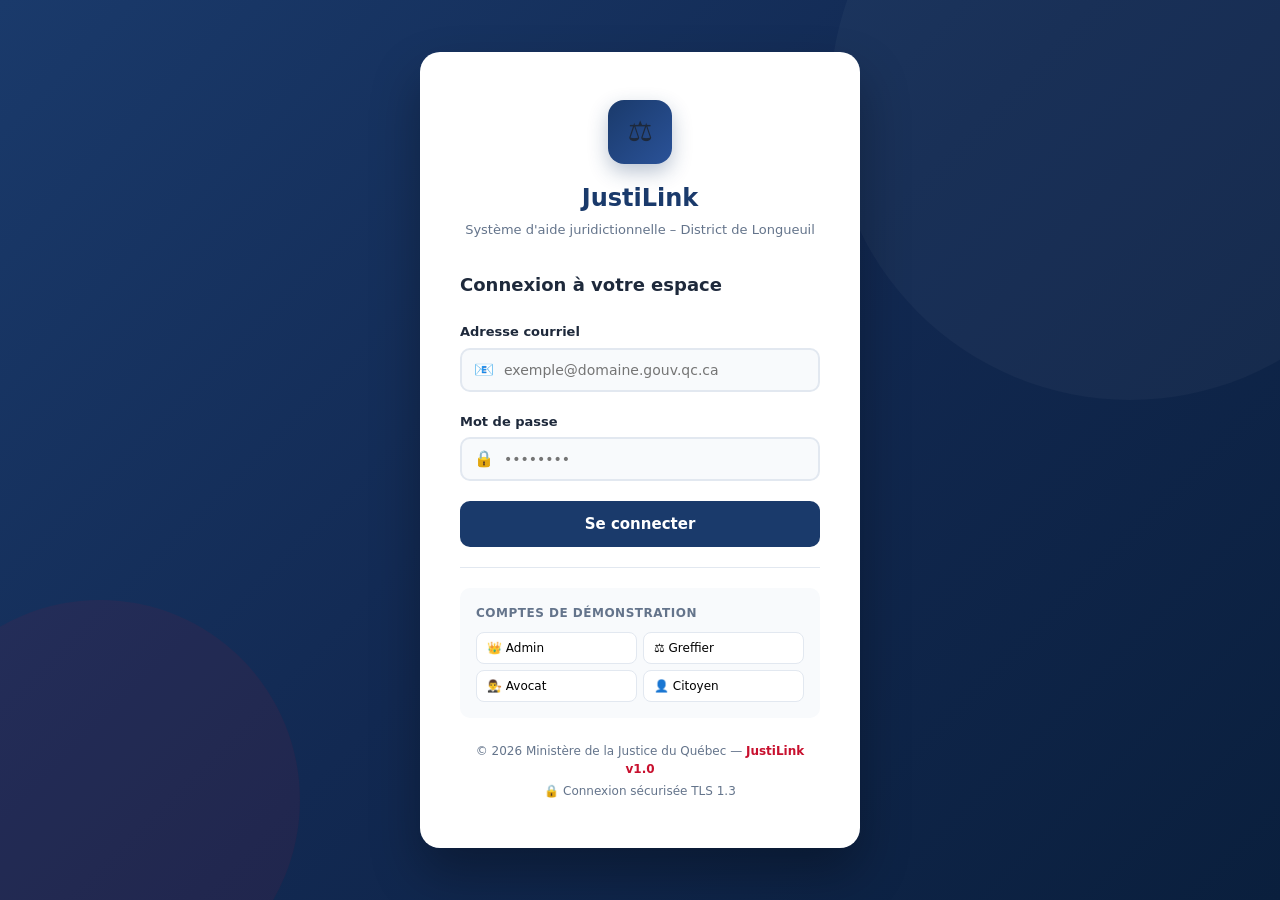
<file: frontend/static/index.html>
<!DOCTYPE html>
<html lang="fr">
<head>
  <meta charset="UTF-8" />
  <meta name="viewport" content="width=device-width, initial-scale=1.0" />
  <title>JustiLink – Connexion</title>
  <link rel="stylesheet" href="css/style.css" />
</head>
<body>
<div class="login-page">
  <div class="login-card">

    <div class="login-logo">
      <div class="logo-icon">⚖️</div>
      <h1>JustiLink</h1>
      <p>Système d'aide juridictionnelle – District de Longueuil</p>
    </div>

    <div class="login-form">
      <h2>Connexion à votre espace</h2>

      <div id="alert-box" class="alert alert-error hidden">
        <span>⚠️</span>
        <span id="alert-msg">Identifiants incorrects.</span>
      </div>

      <form id="login-form">
        <div class="form-group">
          <label for="email">Adresse courriel</label>
          <div class="input-wrap">
            <span class="input-icon">📧</span>
            <input type="email" id="email" placeholder="exemple@domaine.gouv.qc.ca" required autocomplete="email" />
          </div>
        </div>

        <div class="form-group">
          <label for="password">Mot de passe</label>
          <div class="input-wrap">
            <span class="input-icon">🔒</span>
            <input type="password" id="password" placeholder="••••••••" required autocomplete="current-password" />
          </div>
        </div>

        <button type="submit" class="btn btn-primary" id="submit-btn">
          <span id="btn-text">Se connecter</span>
          <span id="btn-loader" class="loading-spinner hidden"></span>
        </button>
      </form>
    </div>

    <hr class="divider" />

    <div style="background:#f8fafc;border-radius:10px;padding:16px;margin-top:4px;">
      <p style="font-size:12px;font-weight:700;color:#64748b;margin-bottom:10px;text-transform:uppercase;letter-spacing:0.5px;">Comptes de démonstration</p>
      <div style="display:grid;grid-template-columns:1fr 1fr;gap:6px;">
        <button class="demo-btn" data-email="admin@justlink.gouv.qc.ca" data-pwd="Admin2026!" style="text-align:left;padding:8px 10px;border-radius:8px;background:#fff;border:1px solid #e2e8f0;font-size:12px;cursor:pointer;transition:background 0.2s;">👑 Admin</button>
        <button class="demo-btn" data-email="greffier@justlink.gouv.qc.ca" data-pwd="Greffier2026!" style="text-align:left;padding:8px 10px;border-radius:8px;background:#fff;border:1px solid #e2e8f0;font-size:12px;cursor:pointer;transition:background 0.2s;">⚖️ Greffier</button>
        <button class="demo-btn" data-email="avocat@justlink.gouv.qc.ca" data-pwd="Avocat2026!" style="text-align:left;padding:8px 10px;border-radius:8px;background:#fff;border:1px solid #e2e8f0;font-size:12px;cursor:pointer;transition:background 0.2s;">👨‍⚖️ Avocat</button>
        <button class="demo-btn" data-email="citoyen@justlink.gouv.qc.ca" data-pwd="Citoyen2026!" style="text-align:left;padding:8px 10px;border-radius:8px;background:#fff;border:1px solid #e2e8f0;font-size:12px;cursor:pointer;transition:background 0.2s;">👤 Citoyen</button>
      </div>
    </div>

    <div class="login-footer">
      <p>© 2026 Ministère de la Justice du Québec — <span>JustiLink v1.0</span></p>
      <p style="margin-top:4px;">🔒 Connexion sécurisée TLS 1.3</p>
    </div>

  </div>
</div>

<script src="js/api.js"></script>
<script>
  // Redirect if already logged in
  if (Auth.isLogged()) window.location.href = 'dashboard.html';

  const form    = document.getElementById('login-form');
  const alertBox = document.getElementById('alert-box');
  const alertMsg = document.getElementById('alert-msg');
  const btnText  = document.getElementById('btn-text');
  const btnLoader= document.getElementById('btn-loader');
  const submitBtn= document.getElementById('submit-btn');

  function showAlert(msg) {
    alertMsg.textContent = msg;
    alertBox.classList.remove('hidden');
  }

  function setLoading(on) {
    submitBtn.disabled = on;
    btnText.textContent = on ? 'Connexion…' : 'Se connecter';
    btnLoader.classList.toggle('hidden', !on);
  }

  form.addEventListener('submit', async (e) => {
    e.preventDefault();
    alertBox.classList.add('hidden');
    setLoading(true);

    const email = document.getElementById('email').value.trim();
    const password = document.getElementById('password').value;

    try {
      const result = await AuthAPI.login(email, password);
      Auth.setToken(result.access_token);
      Auth.setUser(result.utilisateur);
      window.location.href = 'dashboard.html';
    } catch (err) {
      showAlert(err.message || 'Identifiants incorrects. Veuillez réessayer.');
      setLoading(false);
    }
  });

  // Demo buttons
  document.querySelectorAll('.demo-btn').forEach(btn => {
    btn.addEventListener('click', () => {
      document.getElementById('email').value = btn.dataset.email;
      document.getElementById('password').value = btn.dataset.pwd;
      btn.style.background = '#eff6ff';
    });
  });
</script>
</body>
</html>
</file>
<file: frontend/static/css/style.css>
/* ===== VARIABLES ===== */
:root {
  --primary: #1a3a6b;
  --primary-dark: #122952;
  --primary-light: #2a5298;
  --accent: #c8102e;
  --accent-light: #e63950;
  --success: #16a34a;
  --warning: #d97706;
  --danger: #dc2626;
  --info: #0284c7;
  --bg: #f0f4f8;
  --bg-card: #ffffff;
  --text: #1e293b;
  --text-muted: #64748b;
  --border: #e2e8f0;
  --sidebar-w: 260px;
  --header-h: 64px;
  --radius: 12px;
  --shadow: 0 1px 3px rgba(0,0,0,0.1), 0 1px 2px rgba(0,0,0,0.06);
  --shadow-md: 0 4px 6px rgba(0,0,0,0.07), 0 2px 4px rgba(0,0,0,0.06);
  --shadow-lg: 0 10px 15px rgba(0,0,0,0.1), 0 4px 6px rgba(0,0,0,0.05);
}

/* ===== RESET ===== */
*, *::before, *::after { box-sizing: border-box; margin: 0; padding: 0; }
html { font-size: 16px; scroll-behavior: smooth; }
body {
  font-family: 'Segoe UI', system-ui, -apple-system, sans-serif;
  background: var(--bg);
  color: var(--text);
  line-height: 1.5;
  min-height: 100vh;
}
a { color: inherit; text-decoration: none; }
ul { list-style: none; }
button { cursor: pointer; border: none; background: none; font-family: inherit; }
input, select, textarea { font-family: inherit; }

/* ===== LOGIN PAGE ===== */
.login-page {
  min-height: 100vh;
  display: flex;
  align-items: center;
  justify-content: center;
  background: linear-gradient(135deg, #1a3a6b 0%, #122952 50%, #0a1f3d 100%);
  padding: 20px;
  position: relative;
  overflow: hidden;
}
.login-page::before {
  content: '';
  position: absolute;
  width: 600px; height: 600px;
  border-radius: 50%;
  background: rgba(255,255,255,0.03);
  top: -200px; right: -150px;
}
.login-page::after {
  content: '';
  position: absolute;
  width: 400px; height: 400px;
  border-radius: 50%;
  background: rgba(200,16,46,0.08);
  bottom: -100px; left: -100px;
}
.login-card {
  background: #fff;
  border-radius: 20px;
  padding: 48px 40px;
  width: 100%;
  max-width: 440px;
  box-shadow: 0 25px 50px rgba(0,0,0,0.3);
  position: relative;
  z-index: 1;
}
.login-logo { text-align: center; margin-bottom: 32px; }
.login-logo .logo-icon {
  width: 64px; height: 64px;
  background: linear-gradient(135deg, var(--primary), var(--primary-light));
  border-radius: 16px;
  display: inline-flex;
  align-items: center;
  justify-content: center;
  font-size: 28px;
  margin-bottom: 16px;
  box-shadow: 0 8px 20px rgba(26,58,107,0.3);
}
.login-logo h1 { font-size: 24px; font-weight: 700; color: var(--primary); margin-bottom: 4px; }
.login-logo p { font-size: 13px; color: var(--text-muted); }
.login-form h2 { font-size: 18px; font-weight: 600; color: var(--text); margin-bottom: 24px; }
.form-group { margin-bottom: 20px; }
.form-group label { display: block; font-size: 13px; font-weight: 600; color: var(--text); margin-bottom: 6px; }
.form-group .input-wrap { position: relative; }
.form-group .input-icon {
  position: absolute; left: 14px; top: 50%;
  transform: translateY(-50%); color: var(--text-muted); font-size: 16px;
}
.form-group input {
  width: 100%; padding: 12px 14px 12px 42px;
  border: 2px solid var(--border); border-radius: 10px;
  font-size: 14px; color: var(--text); transition: all 0.2s; background: #f8fafc;
}
.form-group input:focus {
  outline: none; border-color: var(--primary);
  background: #fff; box-shadow: 0 0 0 3px rgba(26,58,107,0.1);
}
.btn {
  display: inline-flex; align-items: center; justify-content: center;
  gap: 8px; padding: 12px 24px; border-radius: 10px;
  font-size: 14px; font-weight: 600; transition: all 0.2s; cursor: pointer;
}
.btn-primary { background: var(--primary); color: #fff; width: 100%; padding: 14px; font-size: 15px; }
.btn-primary:hover { background: var(--primary-dark); transform: translateY(-1px); box-shadow: var(--shadow-md); }
.btn-secondary { background: var(--bg); color: var(--text); border: 2px solid var(--border); }
.btn-secondary:hover { background: var(--border); }
.btn-success { background: var(--success); color: #fff; }
.btn-success:hover { background: #15803d; }
.btn-danger { background: var(--danger); color: #fff; }
.btn-danger:hover { background: #b91c1c; }
.btn-sm { padding: 8px 14px; font-size: 13px; border-radius: 8px; }
.btn-outline { background: transparent; border: 2px solid var(--primary); color: var(--primary); }
.btn-outline:hover { background: var(--primary); color: #fff; }
.alert {
  padding: 12px 16px; border-radius: 10px; font-size: 13px; font-weight: 500;
  margin-bottom: 20px; display: flex; align-items: center; gap: 10px;
}
.alert-error { background: #fef2f2; color: var(--danger); border: 1px solid #fecaca; }
.alert-success { background: #f0fdf4; color: var(--success); border: 1px solid #bbf7d0; }
.alert-info { background: #f0f9ff; color: var(--info); border: 1px solid #bae6fd; }
.login-footer { margin-top: 24px; text-align: center; font-size: 12px; color: var(--text-muted); }
.login-footer span { color: var(--accent); font-weight: 600; }

/* ===== LAYOUT ===== */
.app-layout { display: flex; min-height: 100vh; }

/* ===== SIDEBAR ===== */
.sidebar {
  width: var(--sidebar-w); background: var(--primary); min-height: 100vh;
  display: flex; flex-direction: column; position: fixed;
  top: 0; left: 0; z-index: 100; transition: transform 0.3s;
}
.sidebar-brand {
  padding: 24px 20px; border-bottom: 1px solid rgba(255,255,255,0.1);
  display: flex; align-items: center; gap: 12px;
}
.sidebar-brand .brand-icon {
  width: 40px; height: 40px; background: rgba(255,255,255,0.15);
  border-radius: 10px; display: flex; align-items: center;
  justify-content: center; font-size: 18px; flex-shrink: 0;
}
.sidebar-brand .brand-text h2 { font-size: 16px; font-weight: 700; color: #fff; line-height: 1.2; }
.sidebar-brand .brand-text p { font-size: 11px; color: rgba(255,255,255,0.6); }
.sidebar-nav { flex: 1; padding: 16px 12px; overflow-y: auto; }
.nav-section-title {
  font-size: 10px; font-weight: 700; color: rgba(255,255,255,0.4);
  text-transform: uppercase; letter-spacing: 1px; padding: 12px 8px 6px;
}
.nav-item {
  display: flex; align-items: center; gap: 12px; padding: 11px 12px;
  border-radius: 10px; color: rgba(255,255,255,0.7); font-size: 14px;
  font-weight: 500; transition: all 0.2s; margin-bottom: 2px; cursor: pointer;
}
.nav-item:hover { background: rgba(255,255,255,0.1); color: #fff; }
.nav-item.active { background: rgba(255,255,255,0.18); color: #fff; font-weight: 600; }
.nav-item .nav-icon { font-size: 18px; width: 20px; text-align: center; flex-shrink: 0; }
.nav-item .nav-badge {
  margin-left: auto; background: var(--accent); color: #fff;
  font-size: 11px; font-weight: 700; padding: 2px 7px; border-radius: 20px;
}
.sidebar-footer { padding: 16px 12px; border-top: 1px solid rgba(255,255,255,0.1); }
.user-info {
  display: flex; align-items: center; gap: 12px; padding: 10px 12px;
  border-radius: 10px; cursor: pointer; transition: background 0.2s; margin-bottom: 8px;
}
.user-info:hover { background: rgba(255,255,255,0.1); }
.user-avatar {
  width: 36px; height: 36px; background: rgba(255,255,255,0.2);
  border-radius: 50%; display: flex; align-items: center; justify-content: center;
  font-size: 14px; font-weight: 700; color: #fff; flex-shrink: 0;
}
.user-details .user-name { font-size: 13px; font-weight: 600; color: #fff; }
.user-details .user-role { font-size: 11px; color: rgba(255,255,255,0.5); }
.btn-logout {
  display: flex; align-items: center; gap: 8px; width: 100%; padding: 10px 12px;
  border-radius: 10px; color: rgba(255,255,255,0.6); font-size: 13px;
  font-weight: 500; transition: all 0.2s;
}
.btn-logout:hover { background: rgba(200,16,46,0.2); color: #fff; }

/* ===== MAIN CONTENT ===== */
.main-content { margin-left: var(--sidebar-w); flex: 1; display: flex; flex-direction: column; min-height: 100vh; }

/* ===== TOPBAR ===== */
.topbar {
  height: var(--header-h); background: #fff; border-bottom: 1px solid var(--border);
  display: flex; align-items: center; justify-content: space-between;
  padding: 0 28px; position: sticky; top: 0; z-index: 50; box-shadow: var(--shadow);
}
.topbar-left h1 { font-size: 20px; font-weight: 700; color: var(--text); }
.topbar-left p { font-size: 12px; color: var(--text-muted); }
.topbar-right { display: flex; align-items: center; gap: 12px; }
.topbar-btn {
  width: 38px; height: 38px; border-radius: 10px; background: var(--bg);
  border: 1px solid var(--border); display: flex; align-items: center;
  justify-content: center; font-size: 16px; color: var(--text-muted);
  cursor: pointer; transition: all 0.2s; position: relative;
}
.topbar-btn:hover { background: var(--primary); color: #fff; border-color: var(--primary); }
.notif-dot {
  position: absolute; top: 7px; right: 7px; width: 8px; height: 8px;
  background: var(--accent); border-radius: 50%; border: 2px solid #fff;
}

/* ===== PAGE CONTENT ===== */
.page-content { padding: 28px; flex: 1; }

/* ===== STATS GRID ===== */
.stats-grid { display: grid; grid-template-columns: repeat(4, 1fr); gap: 20px; margin-bottom: 28px; }
.stat-card {
  background: #fff; border-radius: var(--radius); padding: 24px;
  display: flex; align-items: center; gap: 18px; box-shadow: var(--shadow);
  border: 1px solid var(--border); transition: transform 0.2s, box-shadow 0.2s;
}
.stat-card:hover { transform: translateY(-2px); box-shadow: var(--shadow-md); }
.stat-icon {
  width: 52px; height: 52px; border-radius: 14px; display: flex;
  align-items: center; justify-content: center; font-size: 22px; flex-shrink: 0;
}
.stat-icon.blue { background: #eff6ff; color: #2563eb; }
.stat-icon.green { background: #f0fdf4; color: var(--success); }
.stat-icon.orange { background: #fff7ed; color: var(--warning); }
.stat-icon.red { background: #fef2f2; color: var(--danger); }
.stat-icon.purple { background: #faf5ff; color: #7c3aed; }
.stat-icon.teal { background: #f0fdfa; color: #0d9488; }
.stat-info .stat-value { font-size: 28px; font-weight: 700; color: var(--text); line-height: 1; margin-bottom: 4px; }
.stat-info .stat-label { font-size: 13px; color: var(--text-muted); font-weight: 500; }
.stat-info .stat-sub { font-size: 12px; color: var(--success); font-weight: 500; margin-top: 4px; }

/* ===== CARDS ===== */
.card { background: #fff; border-radius: var(--radius); border: 1px solid var(--border); box-shadow: var(--shadow); overflow: hidden; }
.card-header {
  padding: 20px 24px; border-bottom: 1px solid var(--border);
  display: flex; align-items: center; justify-content: space-between;
}
.card-header h3 { font-size: 16px; font-weight: 700; color: var(--text); }
.card-header p { font-size: 12px; color: var(--text-muted); margin-top: 2px; }
.card-body { padding: 24px; }

/* ===== TABLES ===== */
.table-wrap { overflow-x: auto; }
table { width: 100%; border-collapse: collapse; font-size: 14px; }
thead th {
  text-align: left; padding: 12px 16px; font-size: 12px; font-weight: 700;
  color: var(--text-muted); text-transform: uppercase; letter-spacing: 0.5px;
  background: #f8fafc; border-bottom: 1px solid var(--border);
}
tbody td { padding: 14px 16px; border-bottom: 1px solid var(--border); color: var(--text); }
tbody tr:last-child td { border-bottom: none; }
tbody tr:hover { background: #f8fafc; }
.td-primary { font-weight: 600; color: var(--primary); }
.td-muted { color: var(--text-muted); font-size: 13px; }

/* ===== BADGES ===== */
.badge {
  display: inline-flex; align-items: center; gap: 5px;
  padding: 4px 10px; border-radius: 20px; font-size: 12px; font-weight: 600;
}
.badge::before { content: '•'; font-size: 8px; }
.badge-success { background: #dcfce7; color: #15803d; }
.badge-danger { background: #fee2e2; color: #b91c1c; }
.badge-warning { background: #fef3c7; color: #92400e; }
.badge-info { background: #dbeafe; color: #1d4ed8; }
.badge-secondary { background: #f1f5f9; color: #475569; }
.badge-purple { background: #ede9fe; color: #5b21b6; }

/* ===== FORMS ===== */
.form-grid { display: grid; gap: 20px; }
.form-grid-2 { grid-template-columns: 1fr 1fr; }
.form-grid-3 { grid-template-columns: 1fr 1fr 1fr; }
.form-label { display: block; font-size: 13px; font-weight: 600; color: var(--text); margin-bottom: 6px; }
.form-label span { color: var(--danger); }
.form-control {
  width: 100%; padding: 11px 14px; border: 2px solid var(--border);
  border-radius: 10px; font-size: 14px; color: var(--text);
  background: #fff; transition: all 0.2s;
}
.form-control:focus { outline: none; border-color: var(--primary); box-shadow: 0 0 0 3px rgba(26,58,107,0.1); }
.form-control select { appearance: none; }
textarea.form-control { resize: vertical; min-height: 100px; }
.form-hint { font-size: 12px; color: var(--text-muted); margin-top: 4px; }

/* ===== RESULT BOX ===== */
.result-box { border-radius: var(--radius); padding: 24px; border: 2px solid; }
.result-box.admissible { background: #f0fdf4; border-color: #86efac; }
.result-box.non-admissible { background: #fef2f2; border-color: #fca5a5; }
.result-box.en-attente { background: #fffbeb; border-color: #fde68a; }
.result-title { font-size: 18px; font-weight: 700; margin-bottom: 8px; }
.result-score { font-size: 36px; font-weight: 800; margin-bottom: 4px; }
.result-motif { font-size: 14px; color: var(--text-muted); }

/* ===== SEARCH & FILTERS ===== */
.filters-bar { display: flex; align-items: center; gap: 12px; margin-bottom: 20px; flex-wrap: wrap; }
.search-box {
  display: flex; align-items: center; gap: 10px; background: #fff;
  border: 2px solid var(--border); border-radius: 10px; padding: 10px 14px;
  flex: 1; min-width: 250px; transition: border-color 0.2s;
}
.search-box:focus-within { border-color: var(--primary); }
.search-box input { border: none; outline: none; font-size: 14px; color: var(--text); background: transparent; flex: 1; }
.filter-select {
  padding: 10px 14px; border: 2px solid var(--border); border-radius: 10px;
  font-size: 14px; color: var(--text); background: #fff; cursor: pointer;
}
.filter-select:focus { outline: none; border-color: var(--primary); }

/* ===== MODAL ===== */
.modal-overlay {
  position: fixed; inset: 0; background: rgba(0,0,0,0.5);
  display: flex; align-items: center; justify-content: center;
  z-index: 200; padding: 20px; backdrop-filter: blur(4px);
}
.modal-overlay.hidden { display: none; }
.modal {
  background: #fff; border-radius: 16px; width: 100%; max-width: 560px;
  max-height: 90vh; overflow-y: auto; box-shadow: 0 25px 50px rgba(0,0,0,0.25);
}
.modal-header { padding: 24px 24px 0; display: flex; align-items: center; justify-content: space-between; }
.modal-header h3 { font-size: 18px; font-weight: 700; color: var(--text); }
.modal-close {
  width: 32px; height: 32px; border-radius: 8px; background: var(--bg);
  display: flex; align-items: center; justify-content: center;
  font-size: 18px; cursor: pointer; color: var(--text-muted); transition: background 0.2s;
}
.modal-close:hover { background: var(--border); }
.modal-body { padding: 24px; }
.modal-footer { padding: 0 24px 24px; display: flex; justify-content: flex-end; gap: 12px; }

/* ===== PROGRESS BAR ===== */
.progress-bar { height: 8px; background: var(--border); border-radius: 20px; overflow: hidden; margin-top: 8px; }
.progress-fill {
  height: 100%; border-radius: 20px;
  background: linear-gradient(90deg, var(--primary), var(--primary-light)); transition: width 0.5s ease;
}

/* ===== LOADING ===== */
.loading-spinner {
  display: inline-block; width: 20px; height: 20px;
  border: 3px solid rgba(255,255,255,0.3); border-top-color: #fff;
  border-radius: 50%; animation: spin 0.8s linear infinite;
}
@keyframes spin { to { transform: rotate(360deg); } }
.skeleton {
  background: linear-gradient(90deg, #f1f5f9 25%, #e2e8f0 50%, #f1f5f9 75%);
  background-size: 200%; animation: shimmer 1.2s infinite; border-radius: 6px;
}
@keyframes shimmer { to { background-position: -200% center; } }

/* ===== EMPTY STATE ===== */
.empty-state { text-align: center; padding: 60px 20px; color: var(--text-muted); }
.empty-state .empty-icon { font-size: 48px; margin-bottom: 16px; }
.empty-state h3 { font-size: 16px; font-weight: 600; margin-bottom: 8px; color: var(--text); }
.empty-state p { font-size: 14px; }

/* ===== TOAST ===== */
.toast-container { position: fixed; bottom: 24px; right: 24px; z-index: 999; display: flex; flex-direction: column; gap: 10px; }
.toast {
  display: flex; align-items: center; gap: 12px; padding: 14px 18px;
  border-radius: 12px; background: #fff; box-shadow: var(--shadow-lg);
  font-size: 14px; font-weight: 500; min-width: 280px; border-left: 4px solid;
  animation: slideIn 0.3s ease;
}
.toast.success { border-color: var(--success); color: var(--success); }
.toast.error { border-color: var(--danger); color: var(--danger); }
.toast.info { border-color: var(--info); color: var(--info); }
@keyframes slideIn { from { transform: translateX(100%); opacity: 0; } to { transform: translateX(0); opacity: 1; } }

/* ===== STEP INDICATOR ===== */
.steps { display: flex; align-items: center; margin-bottom: 32px; }
.step { display: flex; align-items: center; flex: 1; }
.step-circle {
  width: 36px; height: 36px; border-radius: 50%; background: var(--border);
  color: var(--text-muted); display: flex; align-items: center; justify-content: center;
  font-size: 14px; font-weight: 700; flex-shrink: 0; transition: all 0.3s;
}
.step.active .step-circle { background: var(--primary); color: #fff; }
.step.done .step-circle { background: var(--success); color: #fff; }
.step-label { font-size: 12px; font-weight: 600; margin-top: 6px; color: var(--text-muted); }
.step.active .step-label { color: var(--primary); }
.step.done .step-label { color: var(--success); }
.step-line { flex: 1; height: 2px; background: var(--border); margin: 0 8px; }
.step.done .step-line { background: var(--success); }
.step-item { display: flex; flex-direction: column; align-items: center; }

/* ===== GRID LAYOUTS ===== */
.grid-2 { display: grid; grid-template-columns: 1fr 1fr; gap: 24px; }
.grid-3 { display: grid; grid-template-columns: 1fr 1fr 1fr; gap: 24px; }
.col-span-2 { grid-column: span 2; }

/* ===== MISC ===== */
.divider { border: none; border-top: 1px solid var(--border); margin: 20px 0; }
.text-sm { font-size: 13px; }
.text-xs { font-size: 12px; }
.text-muted { color: var(--text-muted); }
.font-bold { font-weight: 700; }
.font-semibold { font-weight: 600; }
.mb-4 { margin-bottom: 16px; }
.mb-6 { margin-bottom: 24px; }
.mt-4 { margin-top: 16px; }
.flex { display: flex; }
.flex-center { display: flex; align-items: center; justify-content: center; }
.items-center { align-items: center; }
.gap-3 { gap: 12px; }
.justify-between { justify-content: space-between; }
.w-full { width: 100%; }
.hidden { display: none !important; }

/* ===== RESPONSIVE ===== */
@media (max-width: 1200px) { .stats-grid { grid-template-columns: repeat(2, 1fr); } }
@media (max-width: 768px) {
  .sidebar { transform: translateX(-100%); }
  .sidebar.open { transform: translateX(0); }
  .main-content { margin-left: 0; }
  .stats-grid { grid-template-columns: 1fr 1fr; }
  .form-grid-2, .form-grid-3 { grid-template-columns: 1fr; }
  .grid-2, .grid-3 { grid-template-columns: 1fr; }
  .page-content { padding: 16px; }
}
@media (max-width: 480px) {
  .stats-grid { grid-template-columns: 1fr; }
  .login-card { padding: 32px 24px; }
}
</file>
